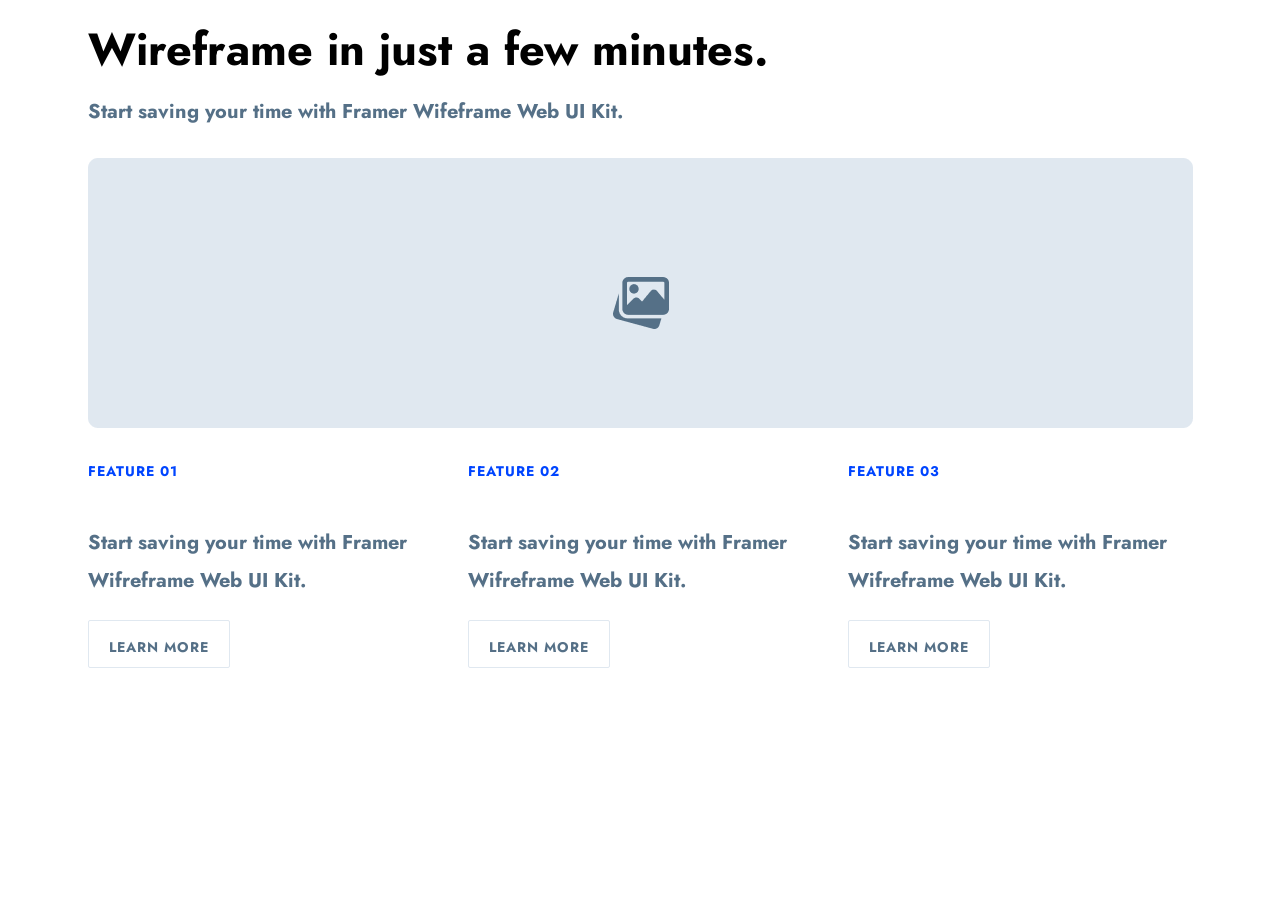
<file: Layout-1/index.html>
<!DOCTYPE html>
<html>
  <head>
    <title>Task-1</title>
    <link rel="stylesheet" href="style.css" />
    <link rel="preconnect" href="https://fonts.googleapis.com" />
    <link rel="preconnect" href="https://fonts.gstatic.com" crossorigin />
    <link
      href="https://fonts.googleapis.com/css2?family=Jost:ital,wght@0,100..900;1,100..900&display=swap"
      rel="stylesheet"
    />
  </head>
  <body>
    <section class="container">
      <div class="text">
        <h1>Wireframe in just a few minutes.</h1>
        <h4>Start saving your time with Framer Wifeframe Web UI Kit.</h4>
      </div>
      <div class="image2">
        <img src="Image.png" alt="Background pic" />
      </div>

      <div class="box-container">
        <div class="box">
          <h5><span style="color: #0045ff">FEATURE 01</span></h5>
          <p>Start saving your time with Framer Wifreframe Web UI Kit.</p>
          <button type="button">
            <span style="color: #557087"> LEARN MORE</span>
          </button>
        </div>

        <div class="box">
          <h5><span style="color: #0045ff">FEATURE 02</span></h5>
          <p>Start saving your time with Framer Wifreframe Web UI Kit.</p>
          <button type="button">
            <span style="color: #557087"> LEARN MORE</span>
          </button>
        </div>

        <div class="box">
          <h5><span style="color: #0045ff">FEATURE 03</span></h5>
          <p>Start saving your time with Framer Wifreframe Web UI Kit.</p>
          <button type="button">
            <span style="color: #557087"> LEARN MORE</span>
          </button>
        </div>
      </div>
    </section>
  </body>
</html>
</file>
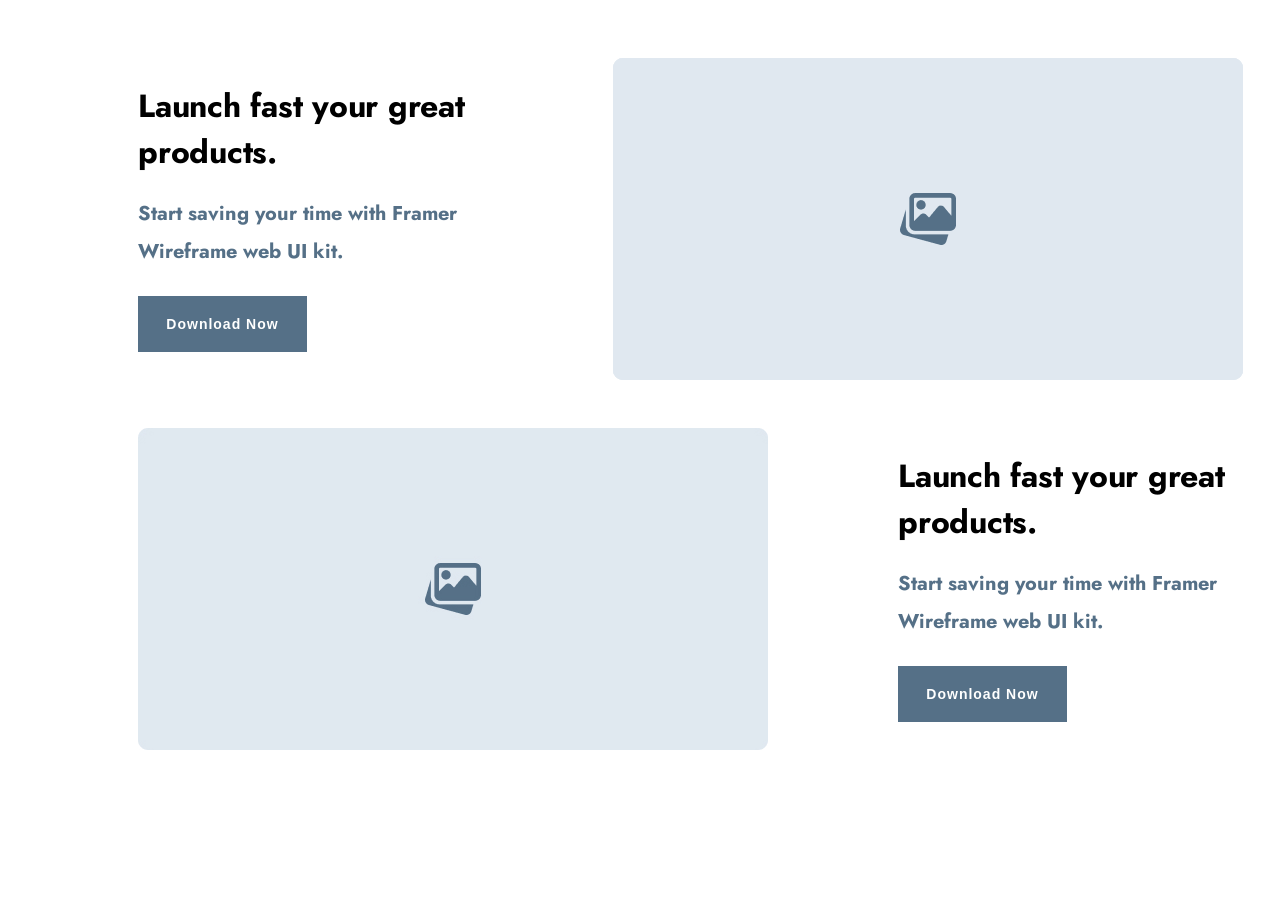
<file: Layout-2/index.html>
<!DOCTYPE html>
<head>
    <title>Task-2</title>
    <link rel="stylesheet" href="style.css">
    <link rel="preconnect" href="https://fonts.googleapis.com">
<link rel="preconnect" href="https://fonts.gstatic.com" crossorigin>
<link href="https://fonts.googleapis.com/css2?family=Jost:ital,wght@0,100..900;1,100..900&display=swap" rel="stylesheet">
</head>
<body>
<section class="container">
    <div class="left">
      <div class="intCont">
        <div class="title">
            Launch fast your great products.
            <div class="para">
                <p>
                    Start saving your time with Framer
                    Wireframe web UI kit.
                </p>
            </div>
        </div>
      </div>
        <button class="button">Download Now</button>
    </div>
    <div class="right">
        <div class="image">
            <img src="Image.png" >
        </div>
    </div>
</section>
<section class="container2">
    <div class="right">
        <div class="image">
            <img src="Image2.jpg">
        </div>
    </div>
    <div class="left">
        <div class="intCont">
          <div class="title">
              Launch fast your great
              products.
            <div class="para">
                  <p>
                      Start saving your time with Framer
                      Wireframe web UI kit.
                  </p>
                </div>
          </div>
        </div>
          <button class="button">Download Now</button>
      </div>
</section>
</body>
</html>
</file>
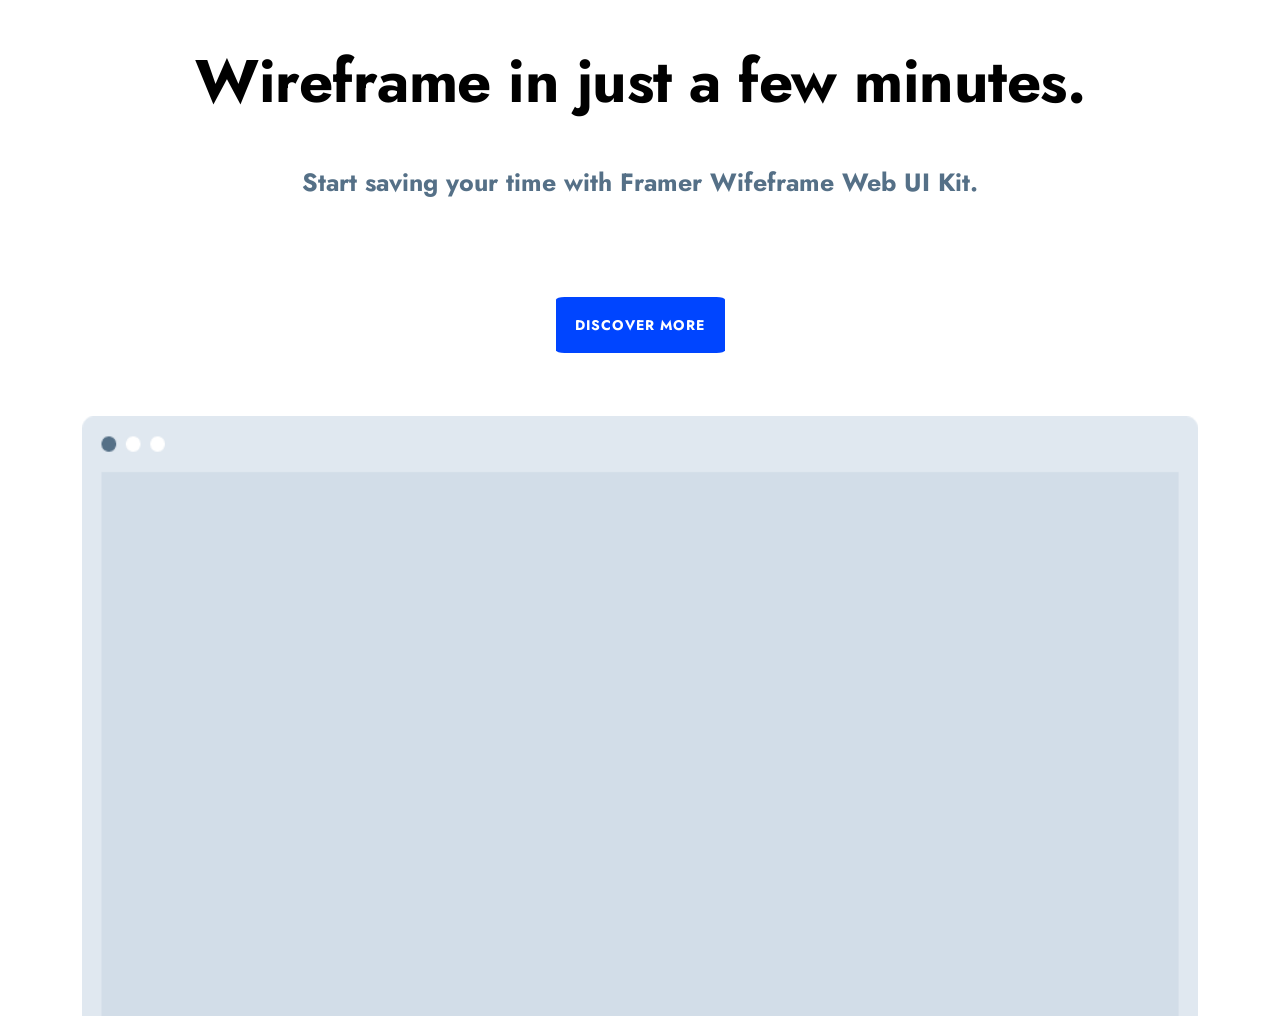
<file: Layout-3/index.html>
<!DOCTYPE html>
<html lang="en">
  <head>
    <meta charset="UTF-8" />
    <meta name="viewport" content="width=device-width, initial-scale=1.0" />
    <title>Task-3</title>
    <link rel="stylesheet" href="style.css" />
    <link rel="preconnect" href="https://fonts.googleapis.com" />
    <link rel="preconnect" href="https://fonts.gstatic.com" crossorigin />
    <link
      href="https://fonts.googleapis.com/css2?family=Jost:ital,wght@0,100..900;1,100..900&display=swap"
      rel="stylesheet"    />
  </head>
  <body>
    <section class="container">
      <div class="text">
        <h1>Wireframe in just a few minutes.</h1>
        <h4>Start saving your time with Framer Wifeframe Web UI Kit.</h4>
        <button type="button">DISCOVER MORE</button>
      </div>
      <img src="Browser.png" alt="Browser" />
    </section>
  </body>
</html>
</file>
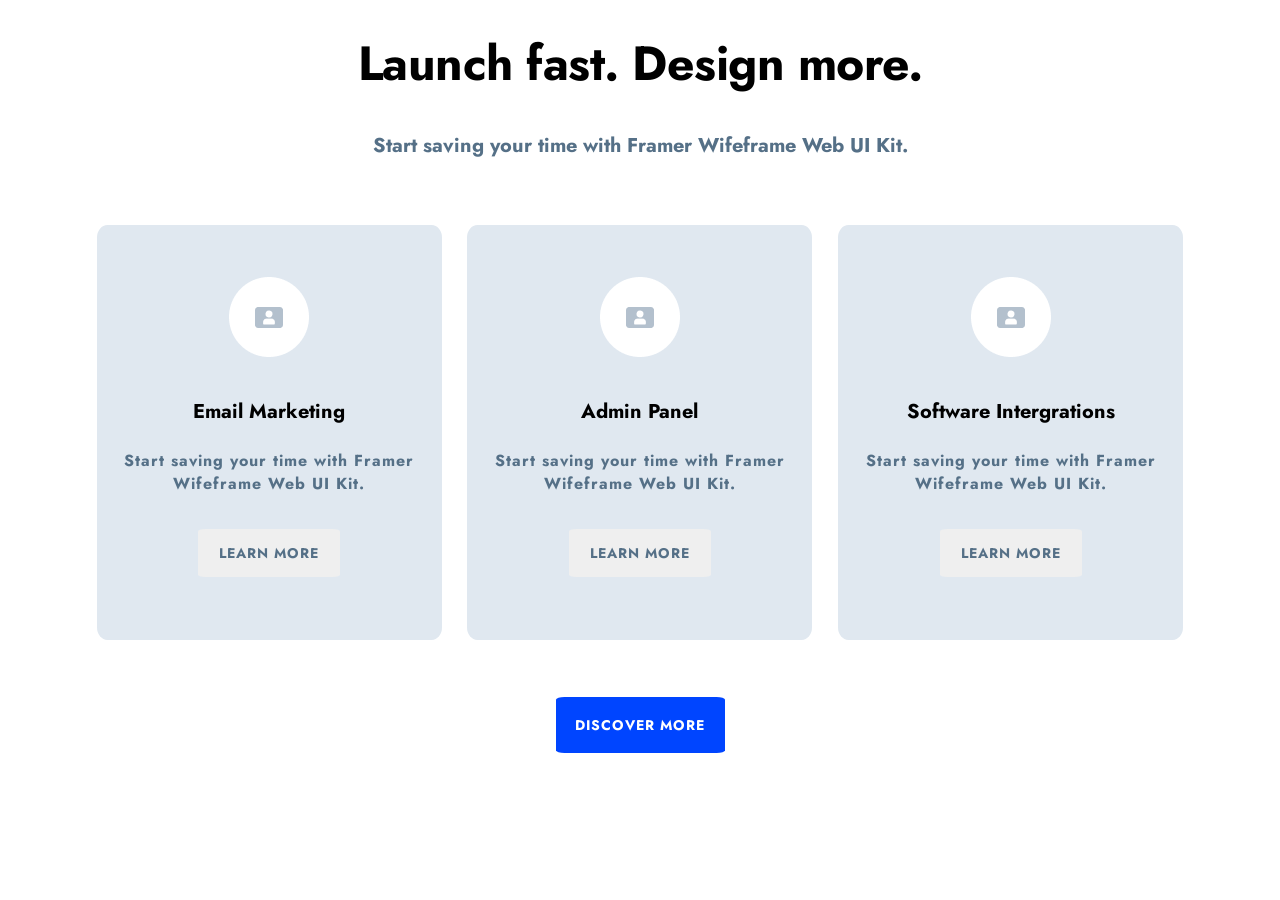
<file: Layout-4/index.html>
<!DOCTYPE html>
<html lang="en">
  <head>
    <meta charset="UTF-8" />
    <meta name="viewport" content="width=device-width, initial-scale=1.0" />
    <title>Task-4</title>
    <link rel="stylesheet" href="style.css" />
    <link rel="preconnect" href="https://fonts.googleapis.com" />
    <link rel="preconnect" href="https://fonts.gstatic.com" crossorigin />
    <link
      href="https://fonts.googleapis.com/css2?family=Jost:ital,wght@0,100..900;1,100..900&display=swap"
      rel="stylesheet"
    />
  </head>
  <body>
    <div class="outline">
      <div class="heading">
        <h1>Launch fast. Design more.</h1>
        <p>Start saving your time with Framer Wifeframe Web UI Kit.</p>
      </div>
      <div class="final">
        <div class="window1">
          <img src="Icon.png" alt="profile" />
          <h2>Email Marketing</h2>
          <p>Start saving your time with Framer Wifeframe Web UI Kit.</p>
          <button type="button">LEARN MORE</button>
        </div>
        <div class="window2">
          <img src="Icon.png" alt="profile" />
          <h2>Admin Panel</h2>
          <p>Start saving your time with Framer Wifeframe Web UI Kit.</p>
          <button type="button">LEARN MORE</button>
        </div>
        <div class="window3">
          <img src="Icon.png" alt="profile" />
          <h2>Software Intergrations</h2>
          <p>Start saving your time with Framer Wifeframe Web UI Kit.</p>
          <button type="button">LEARN MORE</button>
        </div>
      </div>
      <div class="button">
          <button type="button">DISCOVER MORE</button>
      </div>
    </div>
  </body>
</html>
</file>
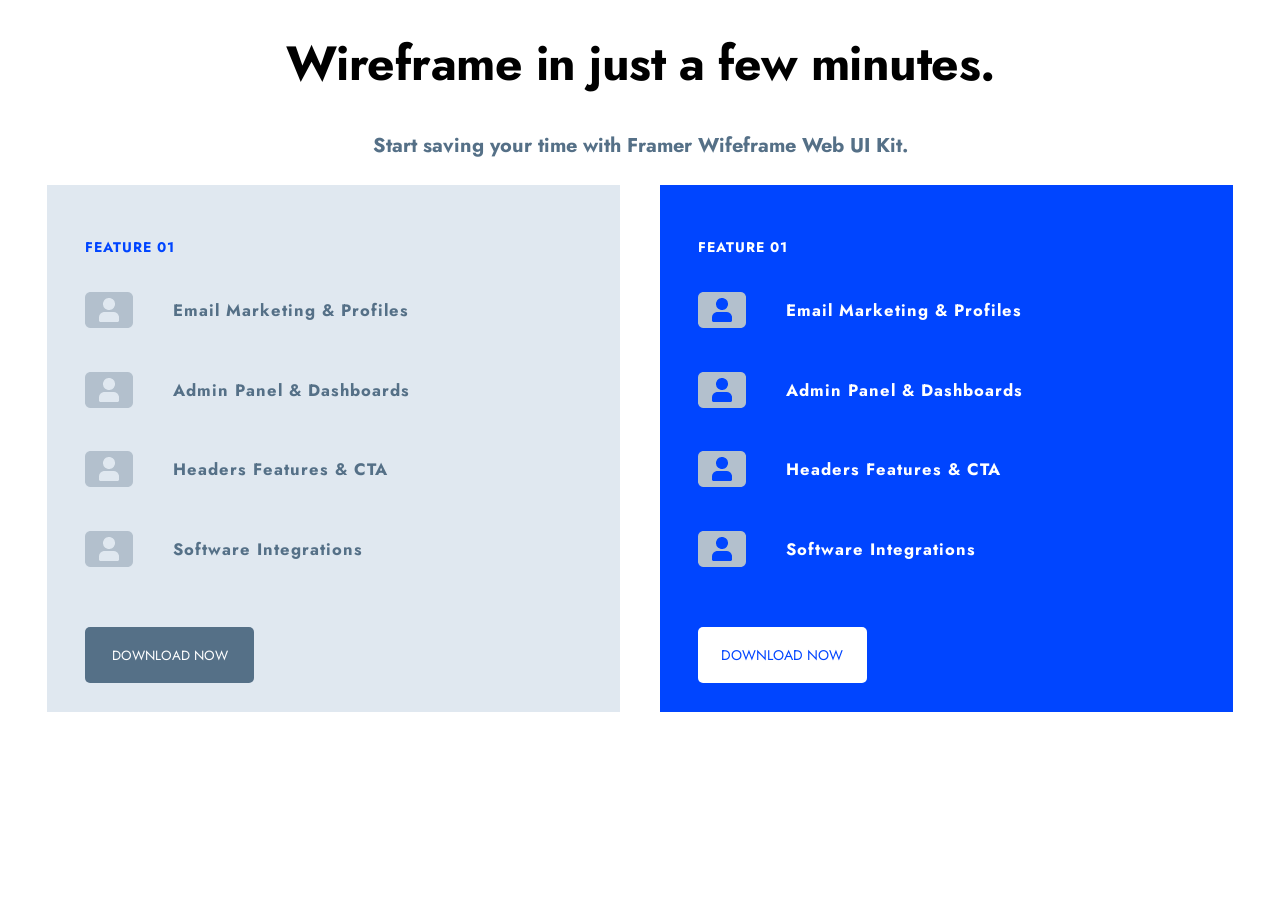
<file: Layout-5/index.html>
<!DOCTYPE html>
<html lang="en">
  <head>
    <meta charset="UTF-8" />
    <meta name="viewport" content="width=device-width, initial-scale=1.0" />
    <title>Task-5</title>
    <link rel="stylesheet" href="style.css" />
    <link rel="preconnect" href="https://fonts.googleapis.com" />
    <link rel="preconnect" href="https://fonts.gstatic.com" crossorigin />
    <link
      href="https://fonts.googleapis.com/css2?family=Jost:ital,wght@0,100..900;1,100..900&display=swap"
      rel="stylesheet"
    />
  </head>
  <body>
    <div class="header">
      <h1>Wireframe in just a few minutes.</h1>
      <p>Start saving your time with Framer Wifeframe Web UI Kit.</p>
    </div>
    <div class="outline">
      <div class="frame1">
        <p>FEATURE 01</p>
        <div class="modules">
          <div class="mod1">
            <img src="Shape.png" alt="profile" />
            <h5>Email Marketing & Profiles</h5>
          </div>
          <div class="mod2">
            <img src="Shape.png" alt="profile" />
            <h5>Admin Panel & Dashboards</h5>
          </div>
          <div class="mod3">
            <img src="Shape.png" alt="profile" />
            <h5>Headers Features & CTA</h5>
          </div>
          <div class="mod4">
            <img src="Shape.png" alt="profile" />
            <h5>Software Integrations</h5>
          </div>
          <button type="button">DOWNLOAD NOW</button>
        </div>
      </div>

      <div class="frame2">
        <p>FEATURE 01</p>
        <div class="modules">
          <div class="mod1">
            <img src="Shape.png" alt="profile" />
            <h5>Email Marketing & Profiles</h5>
          </div>
          <div class="mod2">
            <img src="Shape.png" alt="profile" />
            <h5>Admin Panel & Dashboards</h5>
          </div>
          <div class="mod3">
            <img src="Shape.png" alt="profile" />
            <h5>Headers Features & CTA</h5>
          </div>
          <div class="mod4">
            <img src="Shape.png" alt="profile" />
            <h5>Software Integrations</h5>
          </div>
          <button type="button">DOWNLOAD NOW</button>
        </div>
      </div>
    </div>
  </body>
</html>
</file>
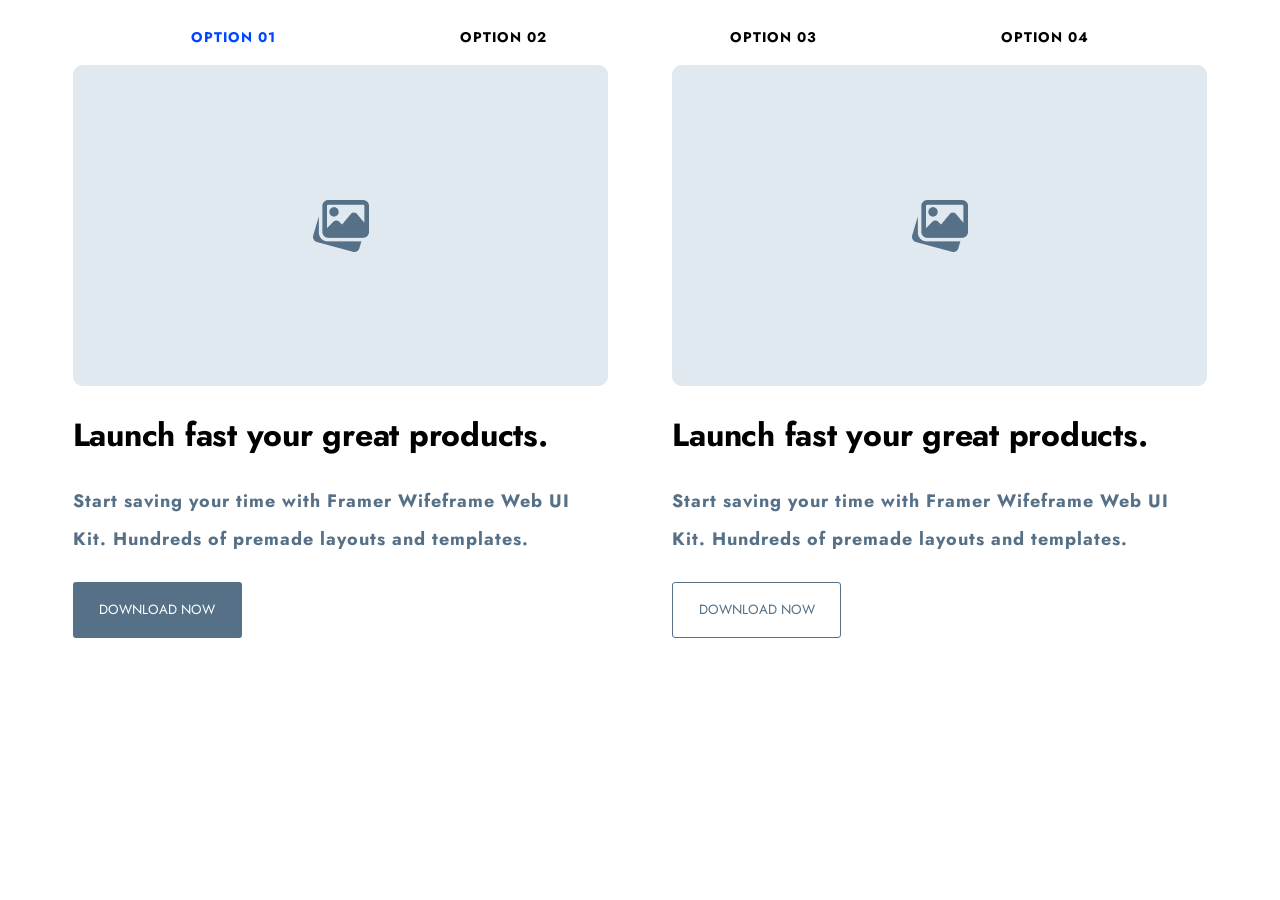
<file: Layout-6/index.html>
<!DOCTYPE html>
<html lang="en">
  <head>
    <meta charset="UTF-8" />
    <meta name="viewport" content="width=device-width, initial-scale=1.0" />
    <title>Task-6</title>
    <link rel="stylesheet" href="style.css" />
    <link rel="preconnect" href="https://fonts.googleapis.com" />
    <link rel="preconnect" href="https://fonts.gstatic.com" crossorigin />
    <link
      href="https://fonts.googleapis.com/css2?family=Jost:ital,wght@0,100..900;1,100..900&display=swap"
      rel="stylesheet"
    />
  </head>
  <body>
    <div>
      <div class="header">
        <h4><span style="color: #0045ff">OPTION 01</span></h4>
        <h4>OPTION 02</h4>
        <h4>OPTION 03</h4>
        <h4>OPTION 04</h4>
      </div>
      <div class="outer">
        <div class="comp1">
          <img src="Image.png" alt="content" />
          <h1>Launch fast your great products.</h1>
          <h4>
            Start saving your time with Framer Wifeframe Web UI Kit. Hundreds of
            premade layouts and templates.
          </h4>
          <button type="button">DOWNLOAD NOW</button>
        </div>
        <div class="comp2">
          <img src="Image.png" alt="content" />
          <h1>Launch fast your great products.</h1>
          <h4>
            Start saving your time with Framer Wifeframe Web UI Kit. Hundreds of premade layouts and templates.
          </h4>
          <button type="button">DOWNLOAD NOW</button>
        </div>
      </div>
    </div>
  </body>
</html>
</file>
<file: Layout-1/style.css>
body {
  font-optical-sizing: auto;
  font-weight: 700;
  font-style: normal;
  font-family: "Jost", sans-serif;
  font-size: 20px;
  line-height: 30px;
  text-align: left;
  display: flex;
  align-items: top;
  justify-content: center;
}

.text {
  font-family: "Jost";
  font-size: 30px;
  line-height: 10px;
  text-align: left;
  width: 1105px;
  height: 63px;
}

.text h4 {
  font-family: "Jost";
  font-size: 20px;
  font-weight: 700;
  line-height: 38px;
  letter-spacing: 0px;
  text-align: left;
  width: 1105px;
  height: 38px;
  top: 79px;
}
.image2 {
  margin-top: 50px;
}

h4 {
  color: #557087;
}

.box {
  display: flex;
  flex-direction: column;
  font-family: "Jost", sans-serif;
  font-size: 20px;
  line-height: 30px;
  text-align: left;
  width: 345px;
  height: 201px;
  top: 619px;
  left: 167px;
}

.box h5 {
  font-family: "Jost";
  font-size: 14px;
  font-weight: 700;
  line-height: 20px;
  letter-spacing: 1px;
  text-align: left;
}

.box p {
  color: #557087;
  font-family: "Jost";
  font-size: 20px;
  font-weight: 700;
  line-height: 38px;
  letter-spacing: 0px;
  text-align: left;
}

button {
  font-size: 14px;
  font-weight: 700;
  line-height: 50px;
  letter-spacing: 1px;
  text-align: center;
  font-style: normal;
  font-family: "Jost";
  width: 142px;
  height: 48px;
  border: 1px solid #e0e8f0;
  border-radius: 2px;
  background-color: #ffffff;
  color: #557087;
}

.box-container {
  display: flex;
  width: 1105px;
  justify-content: space-between;
}
</file>
<file: Layout-2/style.css>
body{
  height: 800px;
}
.container
{
  width: 1105px;
  height: 322px;
  margin-top: 50px;
  margin-left: 130px;
  position: absolute;
  display: flex;
  justify-content: space-between;
}
.intCont .title
{
font-size: 32px;
font-weight: 700;
line-height: 46px;
letter-spacing: -0.25px;
text-align: left;
}
.intCont
{
  height: 188px;
  width: 345px;
  background-color: none;
  position: relative;
  margin-top: 25px;
  margin-bottom: 25px;
}
.para
{
font-size: 20px;
font-weight: 700;
line-height: 38px;
letter-spacing: 0px;
text-align: left;
color: #557087;
}
.button
{
  width: 169px;
  height: 56px;
  background-color: #557087;
  border: none;
  color: #FFFFFF;
  text-align: center;
  font-size: 14px;
  font-weight: 700;
  line-height: 20px;
  letter-spacing: 1px;
  text-align: center;
}
.right,.image
{
width: 630px;
height: 322px;
background-color: #E0E8F0;
position: relative;
border-radius: 10px;
}
.image{
  position: absolute;
  display: flex;
  justify-content: center;
}
.image, img{
  position: relative;
  margin: auto;
}
.container2
{
width: 1105px;
height: 322px;
margin-top: 420px;
margin-left: 130px;
position: absolute;
display: flex;
justify-content: space-between;
}
.title, .para
{
  font-family: "Jost", sans-serif;
  font-optical-sizing: auto;
  font-weight: weight;
  font-style: normal;
}
</file>
<file: Layout-3/style.css>
body {
  font-family: "Jost", sans-serif;
  font: weight 700px;
  font-style: normal;
  text-align: center;
}

.text h1 {
  font-family: "Jost";
  font-size: 60px;
  font-weight: 700;
  line-height: 63px;
  letter-spacing: -0.5px;
  text-align: center;
}

.text h4 {
  font-family: "Jost";
  font-size: 25px;
  font-weight: 700;
  line-height: 38px;
  letter-spacing: 0px;
  text-align: center;
  color: #557087;
}

button {
  background-color: #0045ff;
  color: #ffffff;
  width: 169px;
  height: 56px;
  top: 293px;
  left: 636px;
  font-family: "Jost";
  font-size: 14px;
  font-weight: 700;
  line-height: 20px;
  letter-spacing: 1px;
  text-align: center;
  border-radius: 5%;
  margin-top: 5%;
  border-style: none;
}

img {
  width: 1116px;
  height: 600px;
  top: 469px;
  left: 262px;
  margin-top: 5%;
}
</file>
<file: Layout-4/style.css>
body {
  font-family: "Jost";
}

.heading h1 {
  font-size: 48px;
  font-weight: 700;
  line-height: 63px;
  letter-spacing: -0.5px;
  text-align: center;
}

.heading p {
  font-size: 20px;
  font-weight: 700;
  line-height: 38px;
  letter-spacing: 0px;
  text-align: center;
  color: #557087;
}

.outline {
  max-width: 90%;
  margin: auto;
}

.final {
  display: flex;
  justify-content: space-evenly;
  margin-top: 60px;
}
.window1 {
  width: 345px;
  height: 415px;
  top: 293px;
  left: 167px;
  background-color: #e0e8f0;
  text-align: center;
  border-radius: 3%;
}
.window1 h2 p {
  width: 272px;
  height: 87px;
  top: 473px;
  left: 199px;
}

p{
    font-size: 20px;
}
.window2 h2 p {
  width: 282px;
  height: 87px;
  top: 473px;
  left: 199px;
}

.window3 h2 p {
  width: 282px;
  height: 87px;
  top: 473px;
  left: 199px;
}

.window1 h2 {
  padding-top: 5%;
  font-size: 20px;
  line-height: 29px;
  letter-spacing: 0px;
  text-align: center;
  height: 29px;
  left: 1px;
}

.window1 p {
  padding-top: 2%;
  font-size: 16px;
  font-weight: 700;
  line-height: 23px;
  letter-spacing: 1px;
  text-align: center;
  color: #557087;
}

.final button {
  font-family: "Jost";
  width: 142px;
  height: 48px;
  top: 604px;
  left: 268px;
  border-style: none;
  border-radius: 5%;
  font-size: 14px;
  font-weight: 700;
  line-height: 20px;
  letter-spacing: 1px;
  text-align: center;
  color: #557087;
  margin-top: 5%;
}

img {
  padding-top: 15%;
}

.window2 {
  width: 345px;
  height: 415px;
  top: 293px;
  left: 167px;
  background-color: #e0e8f0;
  text-align: center;
  border-radius: 3%;
}

.window2 h2 {
  padding-top: 5%;
  font-size: 20px;
  line-height: 29px;
  letter-spacing: 0px;
  text-align: center;
  height: 29px;
  left: 1px;
}

.window2 p {
  padding-top: 2%;
  font-size: 16px;
  font-weight: 700;
  line-height: 23px;
  letter-spacing: 1px;
  text-align: center;
  color: #557087;
}

.window3 {
  width: 345px;
  height: 415px;
  top: 293px;
  left: 167px;
  background-color: #e0e8f0;
  text-align: center;
  border-radius: 3%;
}

.window3 h2 {
  padding-top: 5%;
  font-size: 20px;
  line-height: 29px;
  letter-spacing: 0px;
  text-align: center;
  height: 29px;
  left: 1px;
}

.window3 p {
  padding-top: 2%;
  font-size: 16px;
  font-weight: 700;
  line-height: 23px;
  letter-spacing: 1px;
  text-align: center;
  color: #557087;
}

.button button {
  width: 169px;
  height: 56px;
  top: 764px;
  left: 636px;
  font-family: "Jost";
  font-size: 14px;
  font-weight: 700;
  line-height: 20px;
  letter-spacing: 1px;
  text-align: center;
  border-radius: 5%;
  border-style: none;
  margin-top: 5%;
  background-color: #0045ff;
  color: #ffffff;
}

.button {
  display: flex;
  justify-content: center;
}
</file>
<file: Layout-5/style.css>
body {
  font-family: "Jost";
}

img {
  width: 48px;
  height: 36px;
}

.outline {
  display: flex;
  justify-content: space-evenly;
}

.header h1 {
  font-family: "Jost";
  font-size: 48px;
  font-weight: 700;
  line-height: 63px;
  letter-spacing: -0.5px;
  text-align: center;
}

.header p {
  font-family: "Jost";
  font-size: 20px;
  font-weight: 700;
  line-height: 38px;
  letter-spacing: 0px;
  text-align: center;
  color: #557087;
}

.frame1 {
  color: #557087;
  width: 535px;
  height: 527px;
  top: 293px;
  left: 167px;
  background-color: #e0e8f0;
  padding-left: 3%;
  letter-spacing: 1px;
}

.frame1 p {
  color: #0045ff;
  font-family: "Jost";
  font-size: 14px;
  font-weight: 700;
  line-height: 20px;
  letter-spacing: 1px;
  text-align: left;
  padding-top: 7%;
  width: 345px;
  height: 20px;
  top: 48px;
  left: 48px;
}

.modules {
  font-size: 20px;
  max-width: 80%;
  height: 60px;
  padding-bottom: 8%;
}

.frame1 button {
  font-family: "Jost";
  width: 169px;
  height: 56px;
  top: 423px;
  left: 48px;
  background-color: #557087;
  color: #ffffff;
  border-radius: 5px;
  border-style: none;
  margin-top: 9%;
}

.mod1 {
  display: flex;
  justify-content: flex-start;
  text-align: center;
  align-items: center;
}

.mod2 {
  display: flex;
  justify-content: flex-start;
  text-align: center;
  align-items: center;
}

.mod3 {
  display: flex;
  justify-content: flex-start;
  text-align: center;
  align-items: center;
}

.mod4 {
  display: flex;
  justify-content: flex-start;
  text-align: center;
  align-items: center;
}

h5 {
  margin-left: 40px;
}

.frame2 {
  font-family: "Jost";
  color: white;
  background-color: #0045ff;
  width: 535px;
  height: 527px;
  top: 293px;
  left: 167px;
  padding-left: 3%;
  letter-spacing: 1px;
}

.frame2 button {
  font-family: "Jost";
  width: 169px;
  height: 56px;
  top: 423px;
  left: 48px;
  font-size: 14px;
  background-color: white;
  color: #0045ff;
  border-radius: 5px;
  border-style: none;
  margin-top: 9%;
}

.frame2 p {
  color: white;
  font-family: "Jost";
  font-size: 14px;
  font-weight: 700;
  line-height: 20px;
  letter-spacing: 1px;
  text-align: left;
  padding-top: 7%;
  width: 345px;
  height: 20px;
  top: 48px;
  left: 48px;
}
</file>
<file: Layout-6/style.css>
.header {
  font-family: "Jost";
  font-size: 14px;
  font-weight: 700;
  line-height: 20px;
  letter-spacing: 1px;
  text-align: left;
  display: flex;
  justify-content: space-evenly;
}

.outer {
  display: flex;
  justify-content: space-evenly;
}

.comp1 h1 {
  font-family: "Jost";
  font-size: 32px;
  font-weight: 700;
  line-height: 46px;
  letter-spacing: -0.25px;
  text-align: left;
}

.comp1 h4 {
  color: #557087;
  font-family: "Jost";
  font-size: 18px;
  font-weight: 700;
  line-height: 38px;
  letter-spacing: 1px;
  width: 535px;
  height: 76px;
  top: 56px;
}

.comp1 button {
  font-family: "Jost";
  width: 169px;
  height: 56px;
  top: 764px;
  left: 167px;
  border-radius: 3px;
  border-style: none;
  background-color: #557087;
  color: white;
}

.comp2 h1 {
  font-family: "Jost";
  font-size: 32px;
  font-weight: 700;
  line-height: 46px;
  letter-spacing: -0.25px;
  text-align: left;
}

.comp2 h4 {
  color: #557087;
  font-family: "Jost";
  font-size: 18px;
  font-weight: 700;
  line-height: 38px;
  letter-spacing: 1px;
  width: 535px;
  height: 76px;
  top: 56px;
}

.comp2 button {
  font-family: "Jost";
  width: 169px;
  height: 56px;
  top: 764px;
  left: 167px;
  border-radius: 3px;
  border-style: solid;
  border-width: 1px;
  border-color: #557087;
  background-color: white;
  color: #557087;
}
</file>
